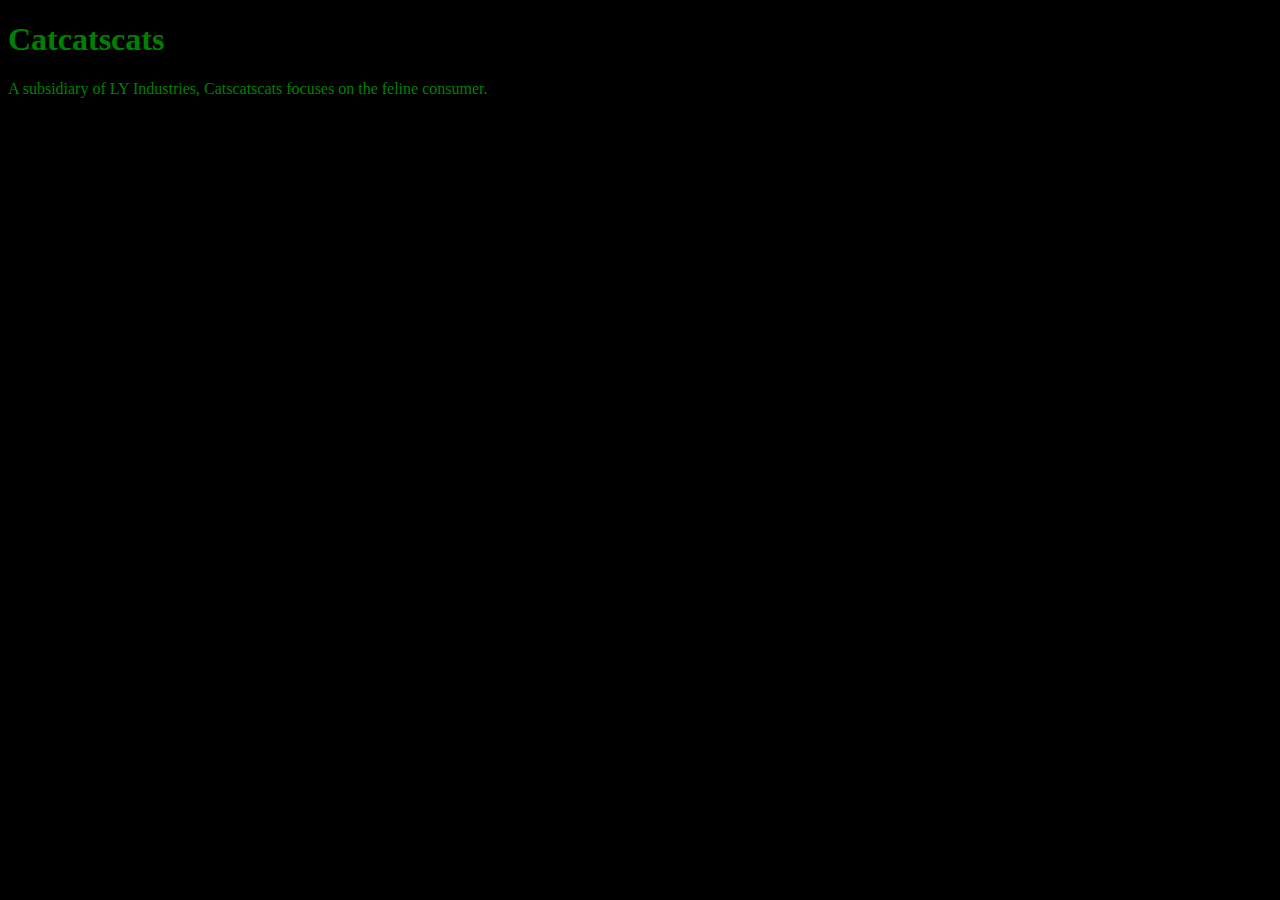
<file: unit_1/index.html>
<!DOCTYPE html>
<html>
<head>
	<link rel="stylesheet" type="text/css" href="CSS/style.css">
	<title>Catcatscats</title>
</head>
<body>
	<h1>Catcatscats</h1>

	<p>A subsidiary of LY Industries, Catscatscats focuses on the feline consumer.</p>


</body>
</html>
</file>
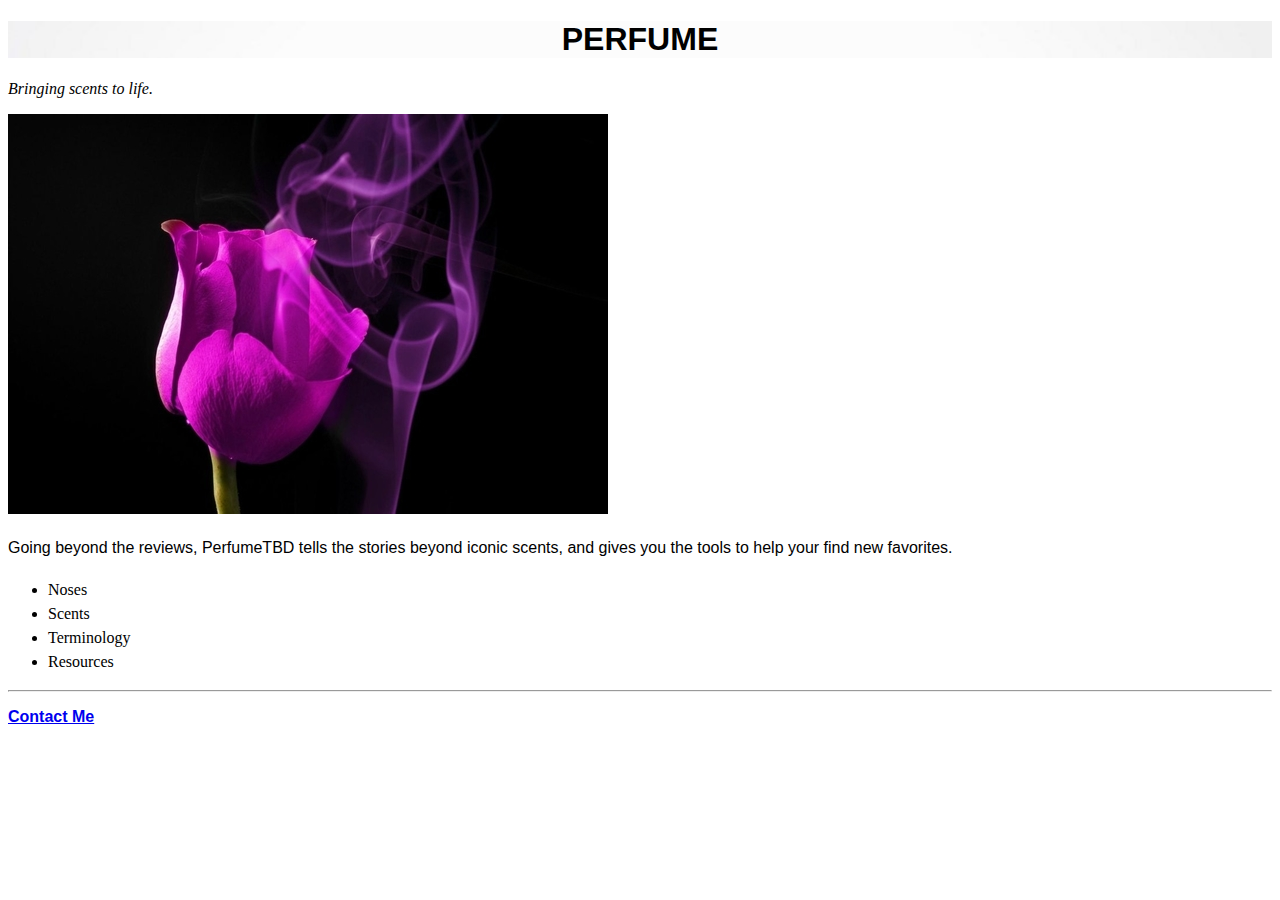
<file: unit_3/index.html>
<!DOCTYPE html>
<html>
<head>
	<link rel="stylesheet" type="text/css" href="css/style.css">
	<title>Perfume</title>
</head>
<body>
	<h1>PERFUME</h1>
	<p id="slogan">Bringing scents to life.</p>
	<img src="images/flower-header.jpg">

	<h4><p>Going beyond the reviews, PerfumeTBD tells the stories beyond iconic scents, and gives you the tools to help your find new favorites.</p></h4>

	<ul>
		<li>Noses</li>
		<li>Scents</li>
		<li>Terminology</li>
		<li>Resources</li>
		</ul>

	<hr>

	<p id="contact"><a href="mailto:lizyun12@gmail.com">Contact Me</a></p>


</body>
</html>
</file>
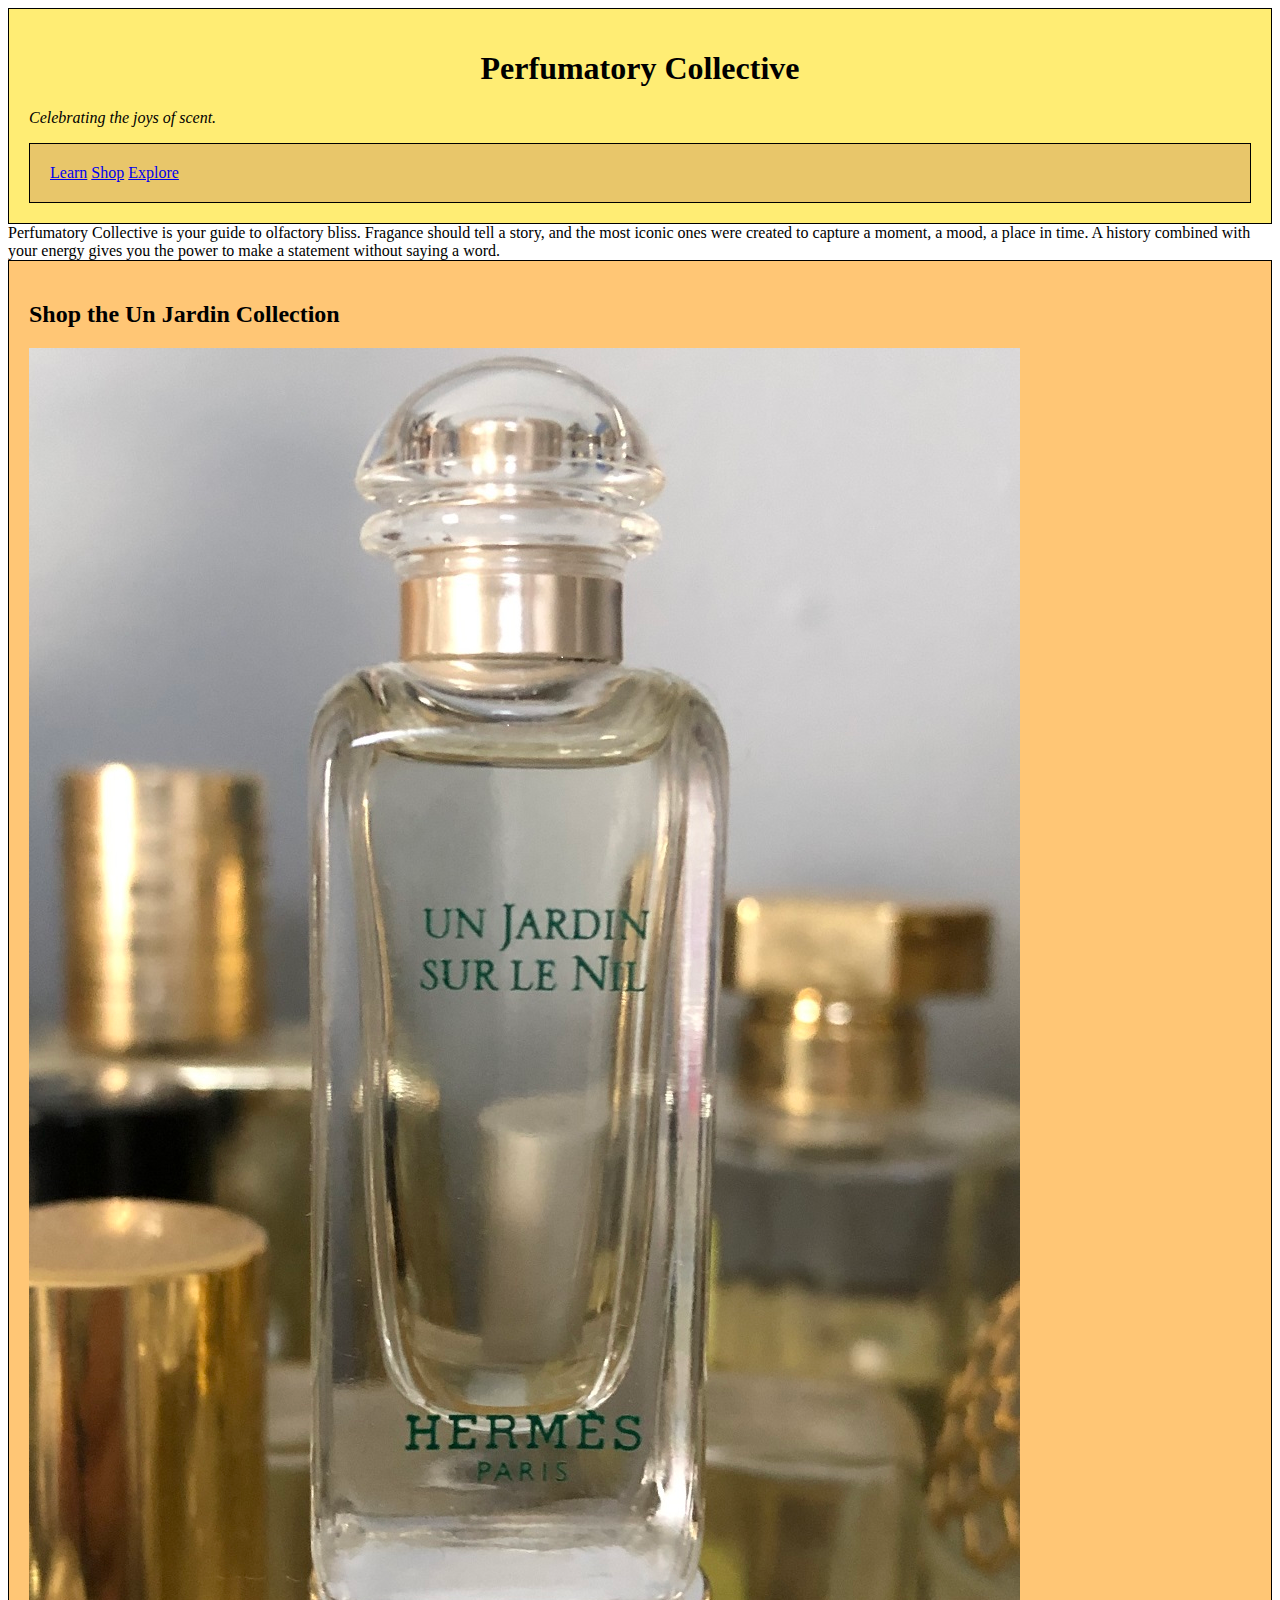
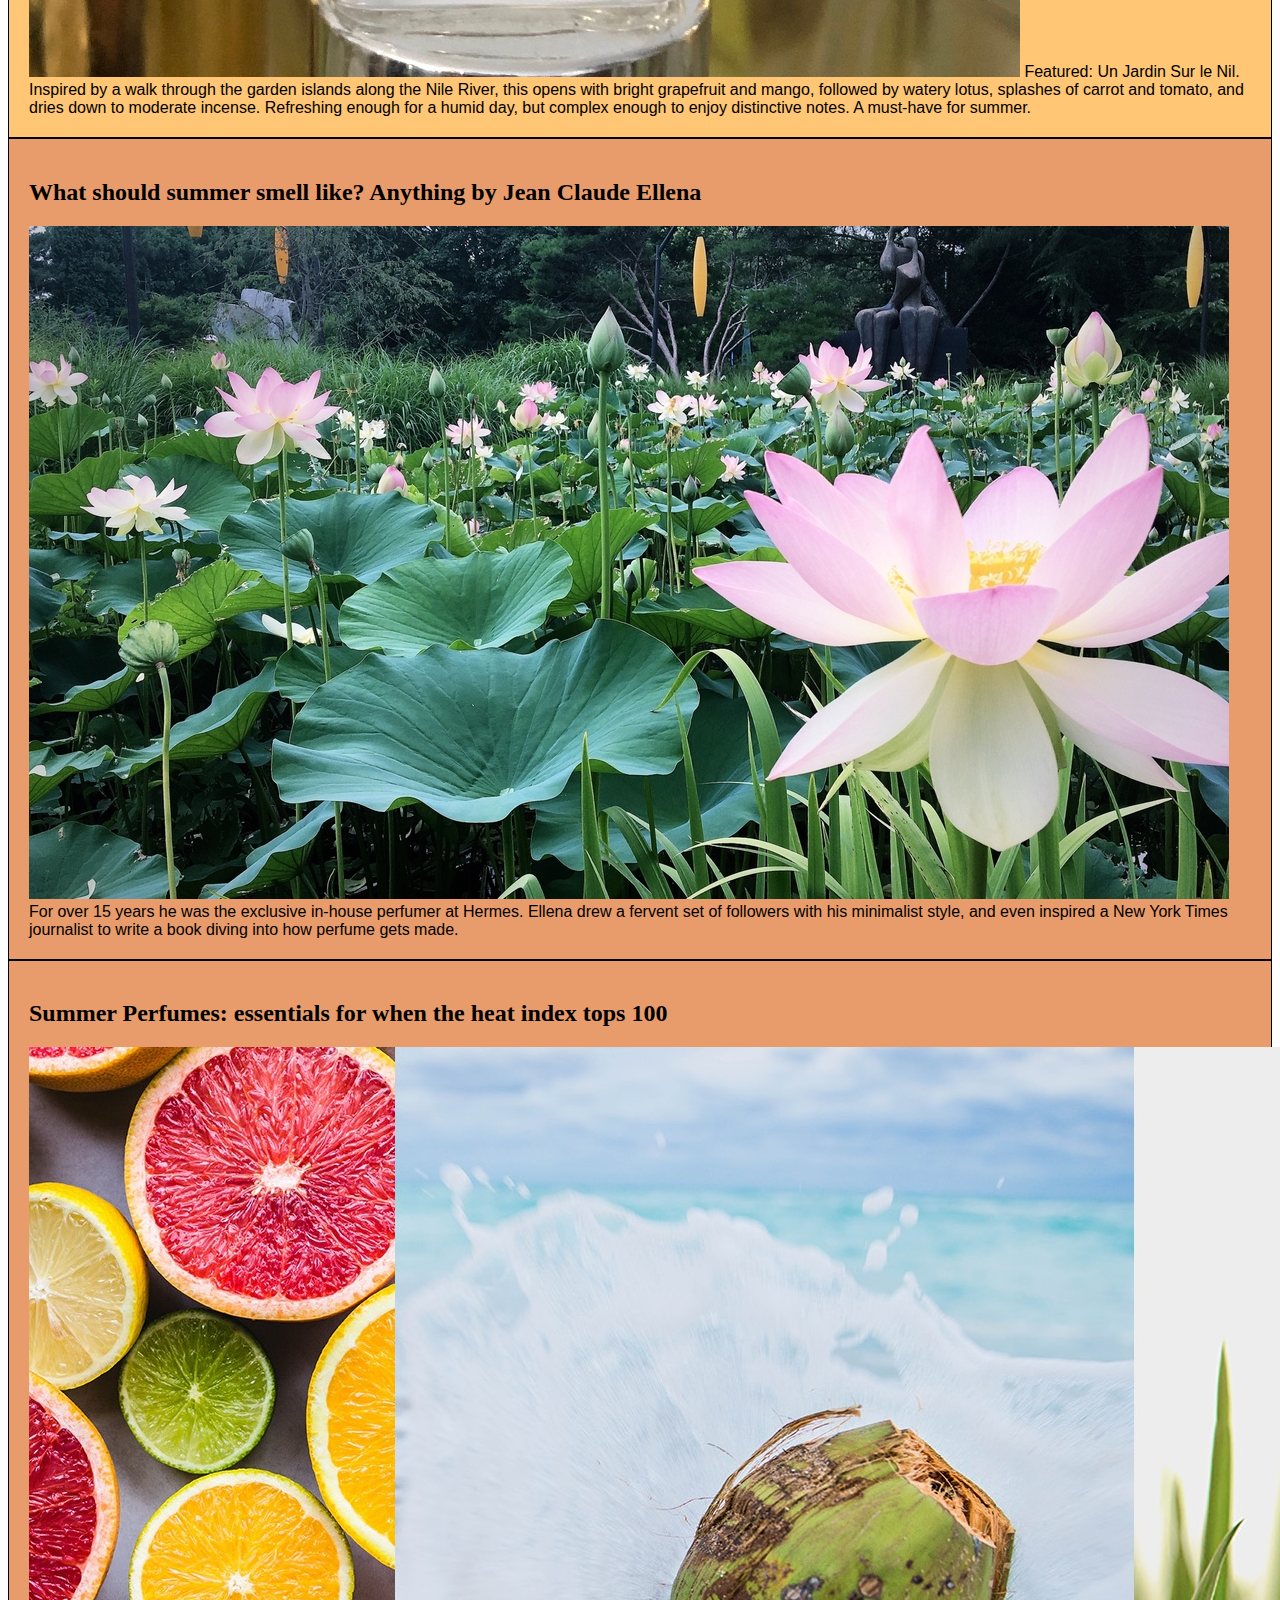
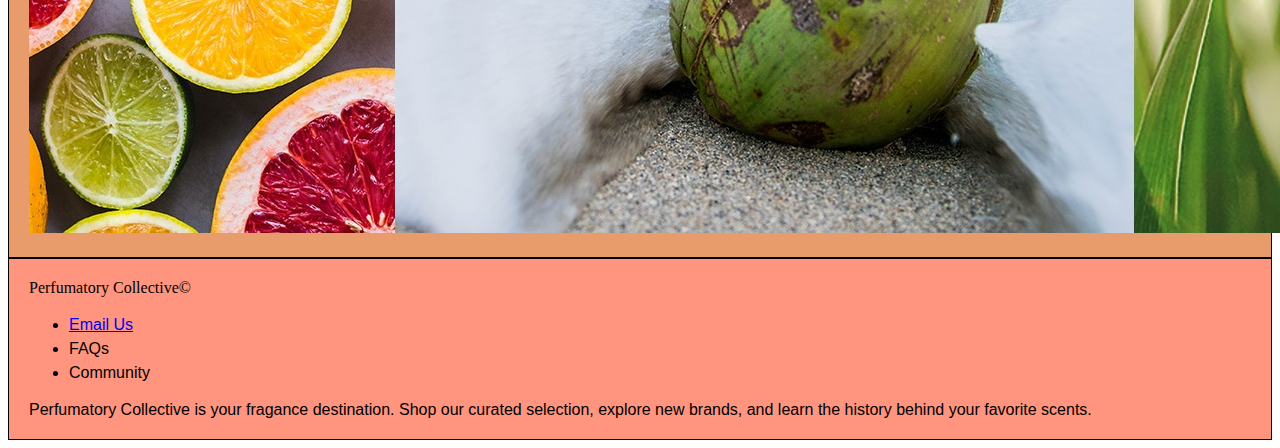
<file: unit_5/index.html>
<!DOCTYPE html>
<html>
<head>
	<link rel="stylesheet" type="text/css" href="css/style.css">
	<title>Perfume site Perfumatory Collective</title>
</head>

<body>

	<header>
		<h1>Perfumatory Collective</h1>
		<p id="slogan">Celebrating the joys of scent.</p>

		<nav>
			<a class="navlink" href="#">Learn</a>
			<a class="navlink" href="#">Shop</a>
			<a class="navlink" href="#">Explore</a>
		</nav>

	</header>

	<main>
		
		<section id="intro">
			Perfumatory Collective is your guide to olfactory bliss. Fragance should tell a story, and the most iconic ones were created to capture a moment, a mood, a place in time. A history combined with your energy gives you the power to make a statement without saying a word.
		</section>

		<div class="shop">
			<h2>Shop the Un Jardin Collection</h2>
			<img src="images/IMG_0358.jpg" alt="Photo of Sur Le Nil Perfume Bottle" title="Un Jardin Sur le Nil">
			Featured: Un Jardin Sur le Nil. Inspired by a walk through the garden islands along the Nile River, this opens with bright grapefruit and mango, followed by watery lotus, splashes of carrot and tomato, and dries down to moderate incense. Refreshing enough for a humid day, but complex enough to enjoy distinctive notes. A must-have for summer.
		</div>

		<article>
			<h2>What should summer smell like? Anything by Jean Claude Ellena</h2>
			<img src="images/lotus.jpg" alt="Photo of Lotus Garden" title="Lotus Garden">
			For over 15 years he was the exclusive in-house perfumer at Hermes. Ellena drew a fervent set of followers with his minimalist style, and even inspired a New York Times journalist to write a book diving into how perfume gets made.
		</article>

		<article>
			<h2>Summer Perfumes: essentials for when the heat index tops 100</h2>
			<img src="images/summer-scents.jpg" alt="Photo of citrus, grass, and coconut" title="Summer Scents Collage"
			Pack up the gourmands and heady florals, the best summer fragrances have notes of crisp citrus, verdant herbs, or tropical fruits. Whether you're having cocktails with friends, spending a day in the park, or just trying survive in an apartment without AC, we have the perfect scents to suit your mood.
		</article>

	</main>

	

	<footer>Perfumatory Collective&copy;
			<ul>
				<li><a href="mailto:lizyun12@gmail.com">Email Us</a></li>
				<!-- Social Handle<li><a href="">Follow Us</a></li> -->
				<li>FAQs</li>
				<li>Community</li>

			</ul>	

		<div id="about-us">Perfumatory Collective is your fragance destination. Shop our curated selection, explore new brands, and learn the history behind your favorite scents.
		</div>

	</footer>


</body>
</html>
</file>
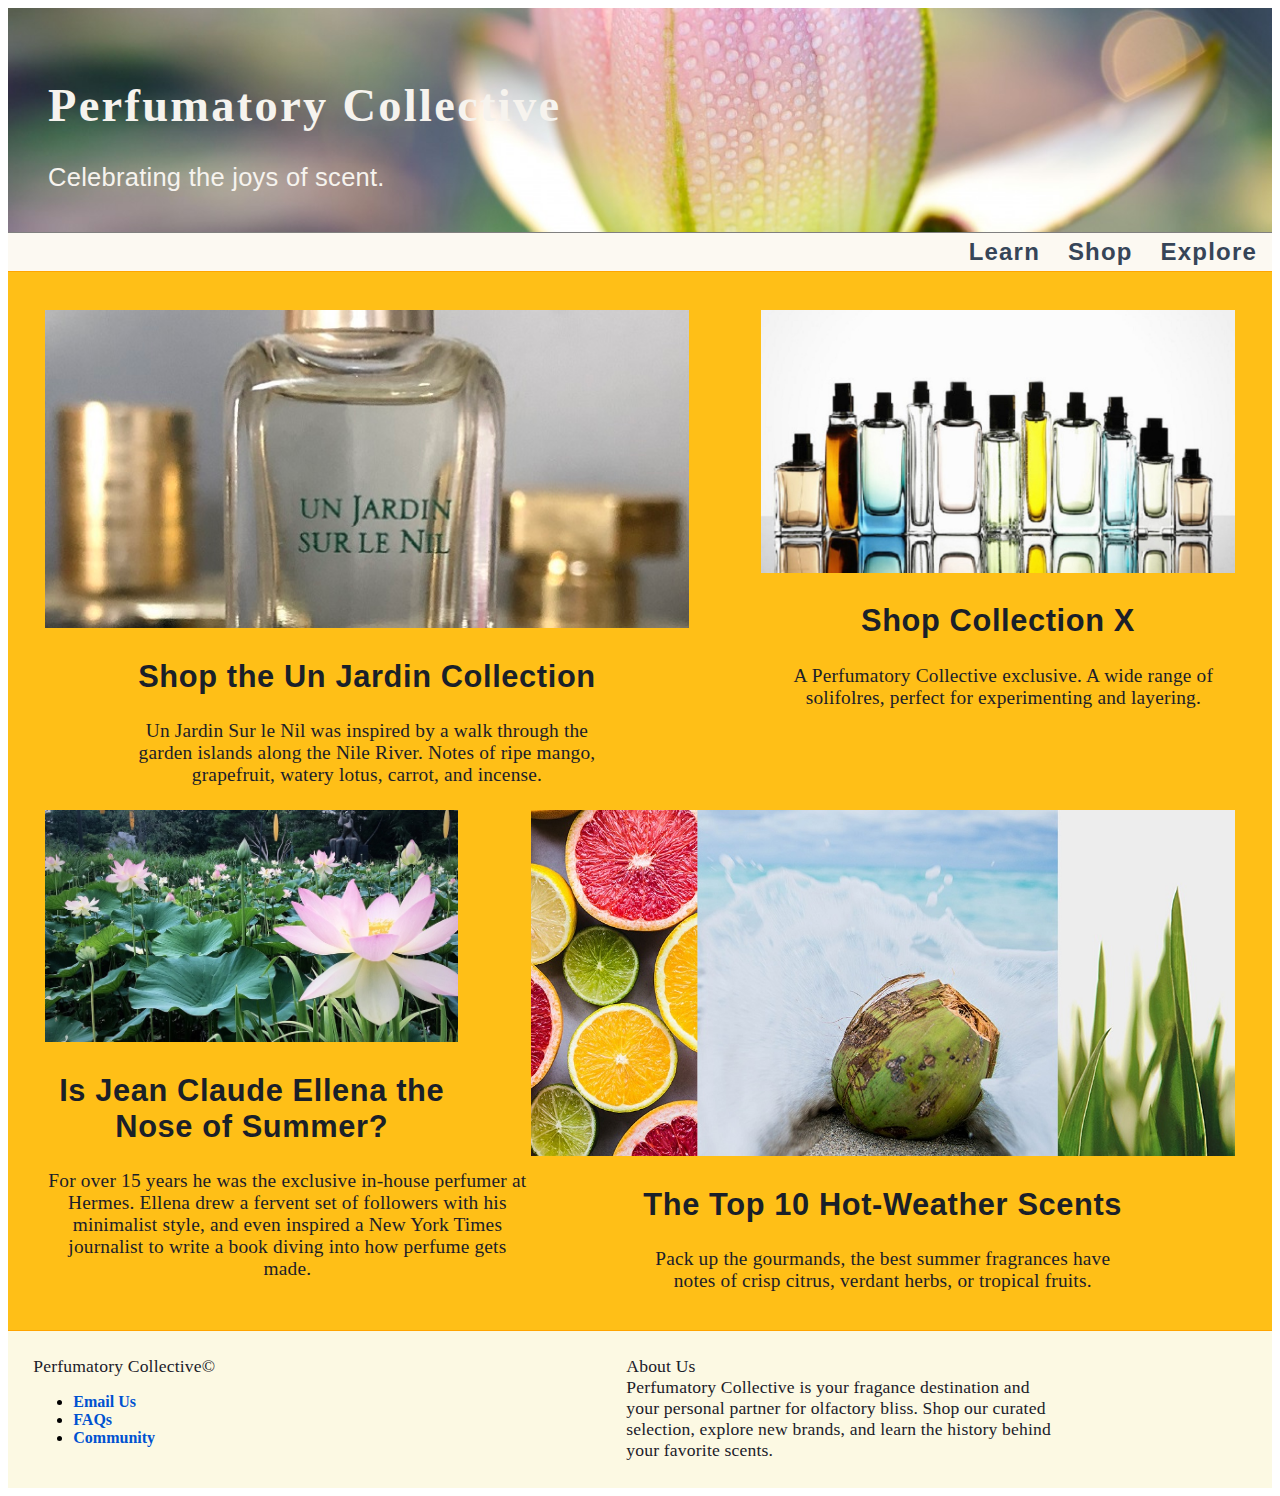
<file: unit_7/index.html>
<!DOCTYPE html>
<html>
<head>
	<link rel="stylesheet" type="text/css" href="css/style.css">
	<title>Perfume site Perfumatory Collective</title>
</head>

<body>
		<header>
			<h1>Perfumatory Collective</h1>
			<p>Celebrating the joys of scent.</p>
		</header>

		<nav>
				<a href="#">Learn</a>
				<a href="#">Shop</a>
				<a href="#">Explore</a>
		</nav>

	<main>

		<div class="clearfix sectionwrap">

			<section id="shopleft">
				<img src="images/IMG_0358-90.jpg" alt="Photo of Sur Le Nil Perfume Bottle" title="Un Jardin Sur le Nil">
				<h2>Shop the Un Jardin Collection</h2>
				<p>Un Jardin Sur le Nil was inspired by a walk through the garden islands along the Nile River. Notes of ripe mango, grapefruit, watery lotus, carrot, and incense.</p>
			</section>

			<section id="shopright">
				<img src="images/bottles.jpg" alt="Photo of perfume bottles" title="Collection X">
				<h2>Shop Collection X</h2>
				<p>A Perfumatory Collective exclusive. A wide range of solifolres, perfect for experimenting and layering.</p>
			</section>

		</div>

		<div class="clearfix sectionwrap">

			<article id="articleleft">
				<img src="images/lotus.jpg" alt="Photo of Lotus Garden" title="Lotus Garden">
				<h2>Is Jean Claude Ellena the Nose of Summer?</h2>
				<p>For over 15 years he was the exclusive in-house perfumer at Hermes. Ellena drew a fervent set of followers with his minimalist style, and even inspired a New York Times journalist to write a book diving into how perfume gets made.</p>	
			</article>

			<article id="articleright">
				<img src="images/summer-scents.jpg" alt="Photo of citrus, grass, and coconut" title="Summer Scents Collage">
				<h2>The Top 10 Hot-Weather Scents</h2>
				<p>Pack up the gourmands, the best summer fragrances have notes of crisp citrus, verdant herbs, or tropical fruits.</p>
			</article>
		</div>	

	</main>

	

	<footer class="clearfix">
		<div id="leftfooter">
		<p>Perfumatory Collective&copy;</p>
		<ul>
			<li><a href="mailto:lizyun12@gmail.com">Email Us</a></li>
			<li><a href="#">FAQs</a></li>
			<li><a href="#">Community</a></li>
		</ul>	

		</div>
		

		<div id="rightfooter">
			<p>About Us</p>
			<p>Perfumatory Collective is your fragance destination and your personal partner for olfactory bliss. Shop our curated selection, explore new brands, and learn the history behind your favorite scents.</p>
		</div>

	</footer>


</body>
</html>
</file>
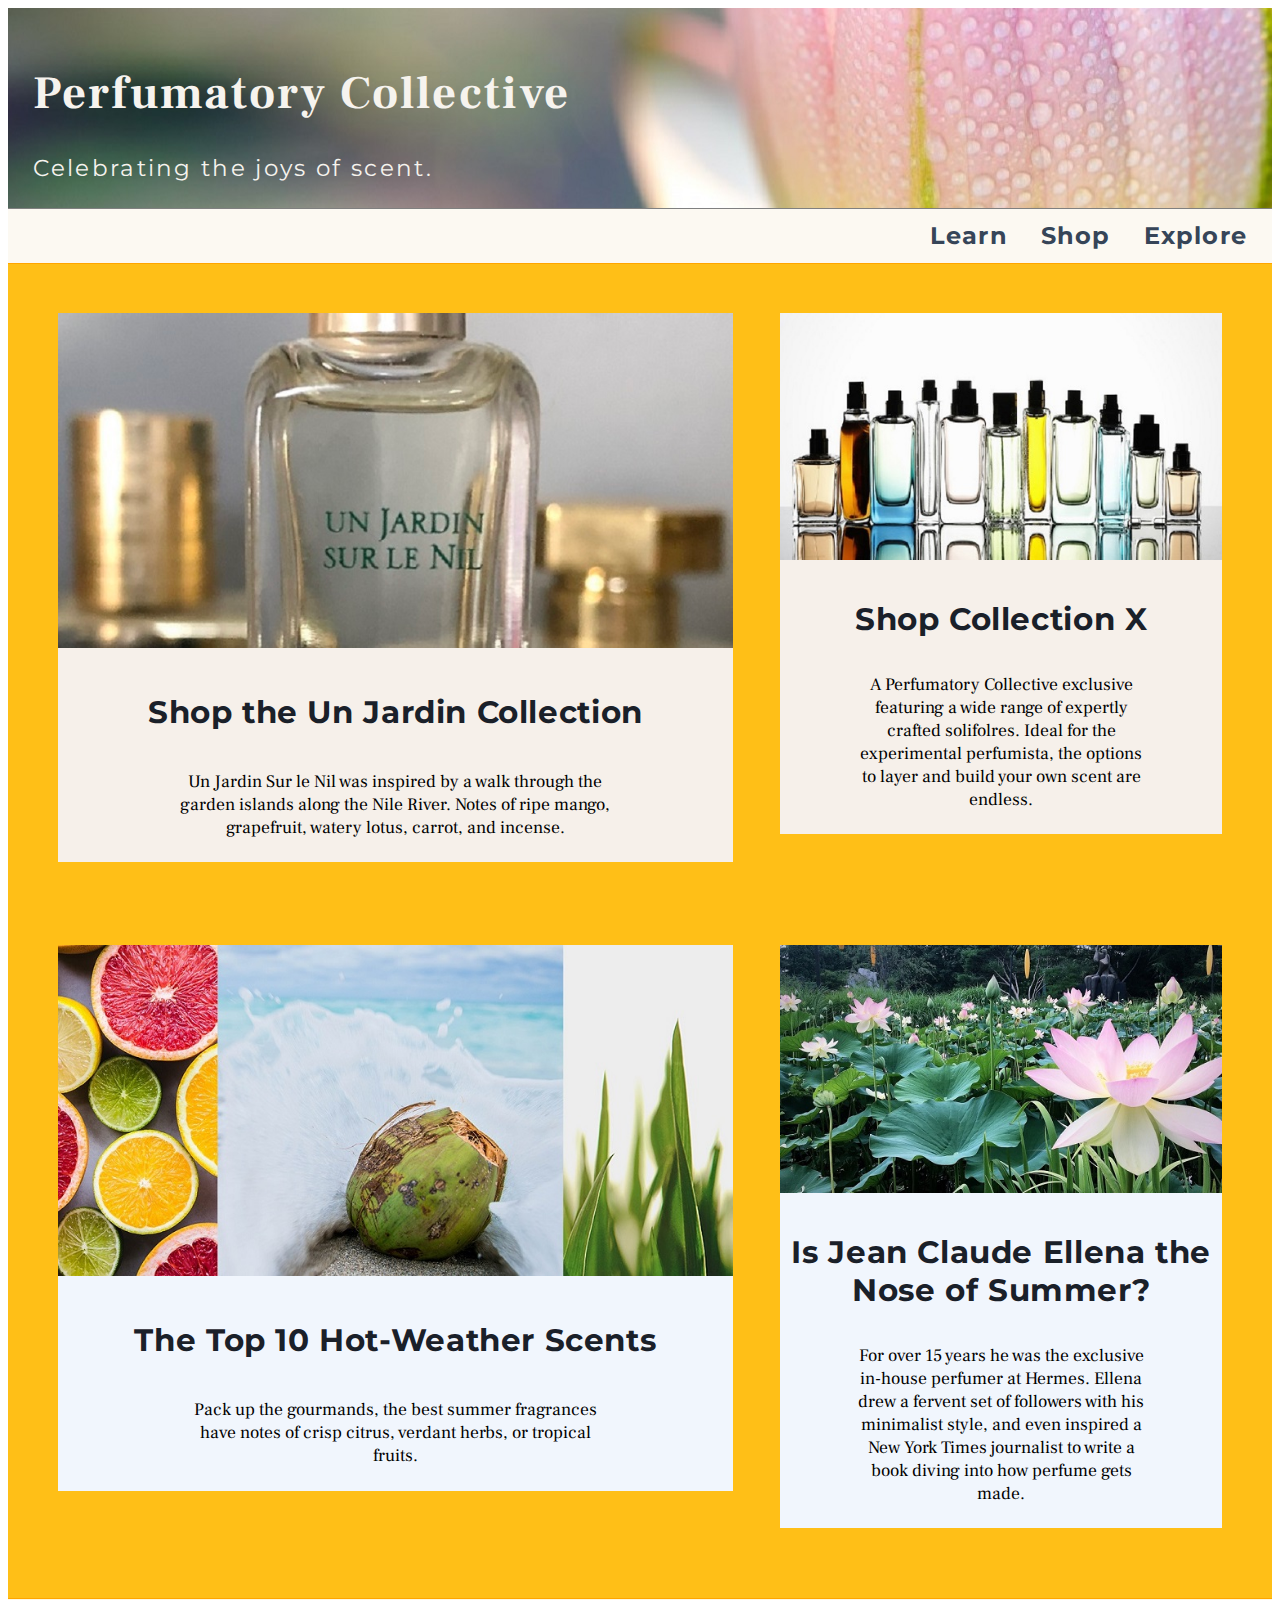
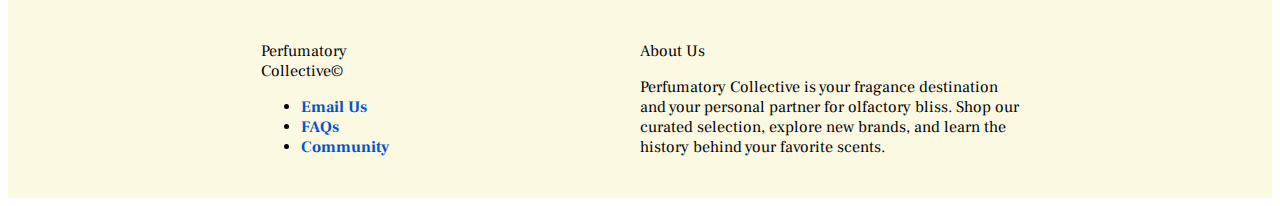
<file: unit_8/index.html>
<!DOCTYPE html>
<html>
<head>
	<link rel="stylesheet" type="text/css" href="css/style.css">
	<meta name="viewport" content="width=device-width, initial-scale=1">
	<style>@import url('https://fonts.googleapis.com/css2?family=Frank+Ruhl+Libre&family=Montserrat:wght@500&display=swap');
	</style>
	<title>Perfume site Perfumatory Collective</title>
</head>

<body>
		<header>
			<h1>Perfumatory Collective</h1>
			<p>Celebrating the joys of scent.</p>
		</header>

		<div id="lander">
		<label for="toggle">Menu</label>
		<input type="checkbox" id="toggle">
		<nav>
				<a href="#">Learn</a>
				<a href="#">Shop</a>
				<a href="#">Explore</a>
		</nav>

	<main>

		<div class="clearfix sectionwrap">

			<section class="large">
				<img src="images/IMG_0358-90.jpg" alt="Photo of Sur Le Nil Perfume Bottle" title="Un Jardin Sur le Nil">
				<h2>Shop the Un Jardin Collection</h2>
				<p>Un Jardin Sur le Nil was inspired by a walk through the garden islands along the Nile River. Notes of ripe mango, grapefruit, watery lotus, carrot, and incense.</p>
			</section>

			<section class="small">
				<img src="images/bottles.jpg" alt="Photo of perfume bottles" title="Collection X">
				<h2>Shop Collection X</h2>
				<p>A Perfumatory Collective exclusive featuring a wide range of expertly crafted solifolres. Ideal for the experimental perfumista, the options to layer and build your own scent are endless.</p>
			</section>

		</div>

		<div class="clearfix sectionwrap">

			<article class="large">
				<img src="images/summer-scents.jpg" alt="Photo of citrus, grass, and coconut" title="Summer Scents Collage">
				<h2>The Top 10 Hot-Weather Scents</h2>
				<p>Pack up the gourmands, the best summer fragrances have notes of crisp citrus, verdant herbs, or tropical fruits.</p>
			</article>

			<article class="small">
				<img src="images/lotus.jpg" alt="Photo of Lotus Garden" title="Lotus Garden">
				<h2>Is Jean Claude Ellena the Nose of Summer?</h2>
				<p>For over 15 years he was the exclusive in-house perfumer at Hermes. Ellena drew a fervent set of followers with his minimalist style, and even inspired a New York Times journalist to write a book diving into how perfume gets made.</p>	
			</article>

			
		</div>	

	</main>
	

	<footer class="clearfix">
		<div id="leftfooter">
		<p>Perfumatory Collective&copy;</p>
		<ul>
			<li><a href="mailto:lizyun12@gmail.com">Email Us</a></li>
			<li><a href="#">FAQs</a></li>
			<li><a href="#">Community</a></li>
		</ul>	

		</div>
		

		<div id="rightfooter">
			<p>About Us</p>
			<p>Perfumatory Collective is your fragance destination and your personal partner for olfactory bliss. Shop our curated selection, explore new brands, and learn the history behind your favorite scents.</p>
		</div>

	</footer>


</body>
</html>
</file>
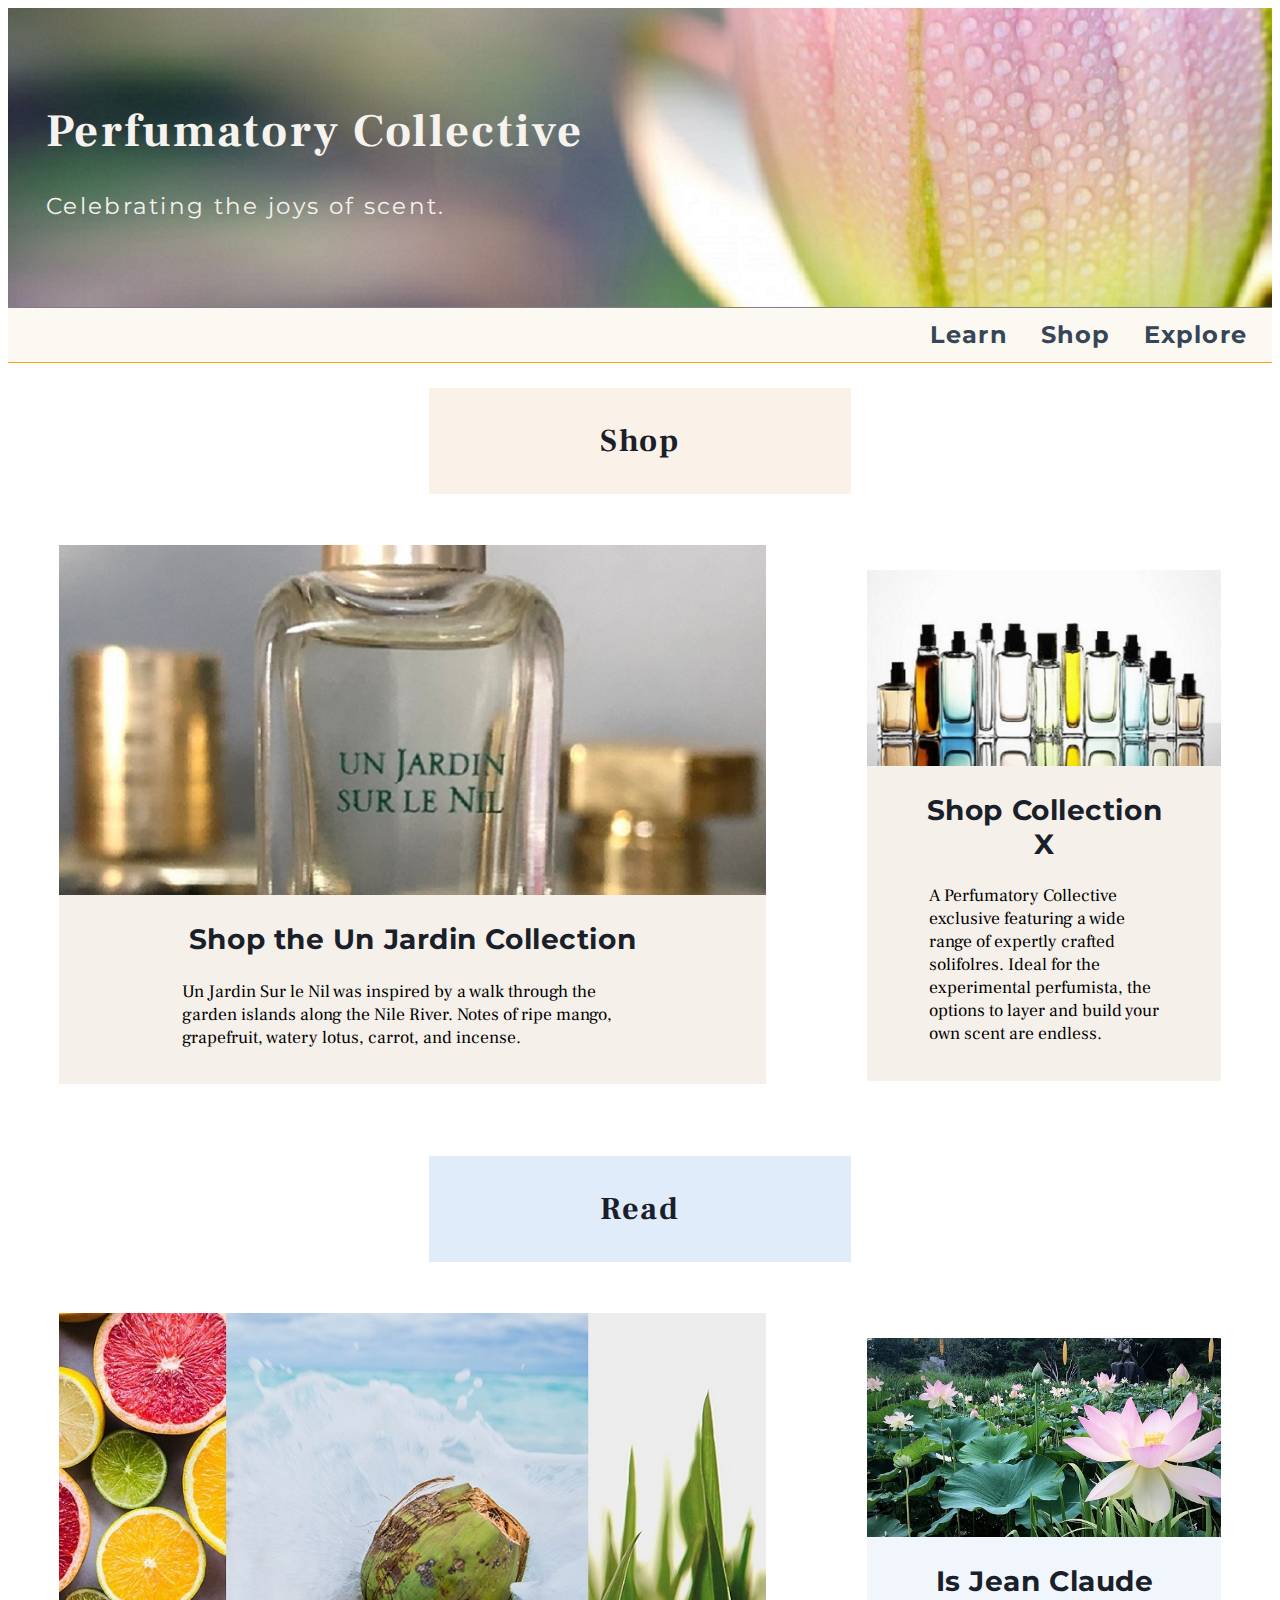
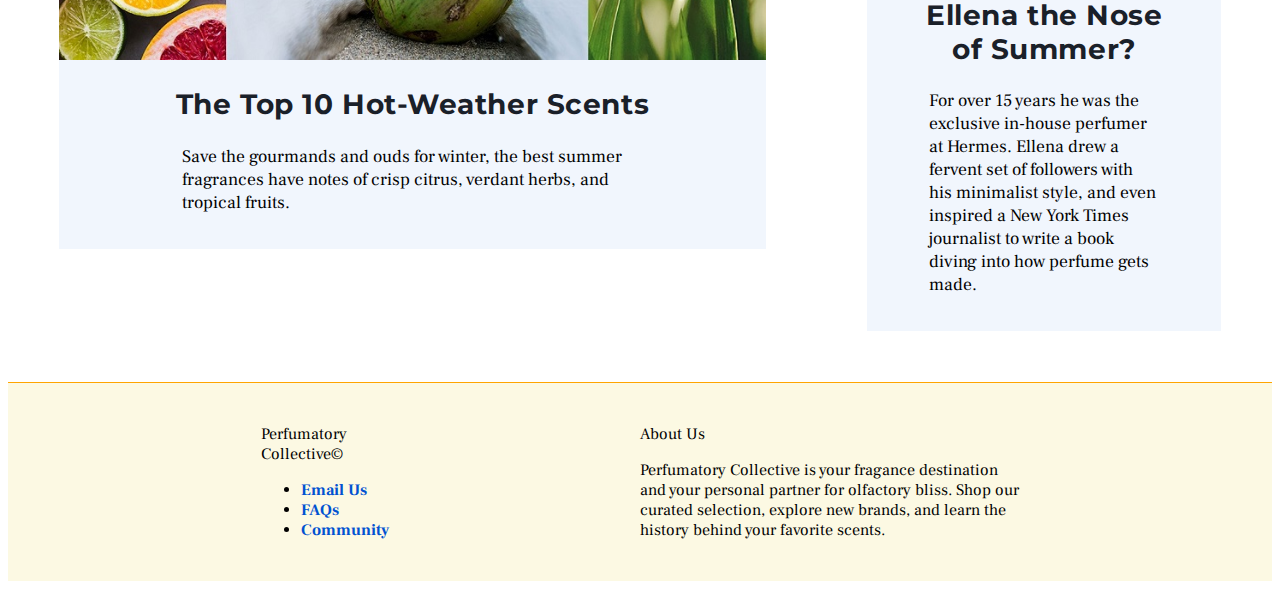
<file: unit_9/index.html>
<!DOCTYPE html>
<html>
<head>
	<link rel="stylesheet" type="text/css" href="css/style.css">
	<meta name="viewport" content="width=device-width, initial-scale=1">
	<style>@import url('https://fonts.googleapis.com/css2?family=Frank+Ruhl+Libre&family=Montserrat:wght@500&display=swap');
	</style>
	<title>Perfume site Perfumatory Collective</title>
</head>

<body>
		<header>
			<h1>Perfumatory Collective</h1>
			<p>Celebrating the joys of scent.</p>
		</header>

		<nav>
				<a href="#">Learn</a>
				<a href="#">Shop</a>
				<a href="#">Explore</a>
		</nav>

	<main>

		<div class="clearfix sectionwrap">

			<h2 id="shop">Shop</h2>	

			<section class="large">
				<img src="images/IMG_0358-90.jpg" alt="Photo of Sur Le Nil Perfume Bottle" title="Un Jardin Sur le Nil">
				<h2>Shop the Un Jardin Collection</h2>
				<p>Un Jardin Sur le Nil was inspired by a walk through the garden islands along the Nile River. Notes of ripe mango, grapefruit, watery lotus, carrot, and incense.</p>
			</section>

			<section class="small">
				<img src="images/bottles.jpg" alt="Photo of perfume bottles" title="Collection X">
				<h2>Shop Collection X</h2>
				<p>A Perfumatory Collective exclusive featuring a wide range of expertly crafted solifolres. Ideal for the experimental perfumista, the options to layer and build your own scent are endless.</p>
			</section>

		</div>


		<div class="clearfix sectionwrap">

			<h2 id="read">Read</h2>

			<article class="large">
				<img src="images/summer-scents.jpg" alt="Photo of citrus, grass, and coconut" title="Summer Scents Collage">
				<h2>The Top 10 Hot-Weather Scents</h2>
				<p>Save the gourmands and ouds for winter, the best summer fragrances have notes of crisp citrus, verdant herbs, and tropical fruits.</p>
			</article>

			<article class="small">
				<img src="images/lotus.jpg" alt="Photo of Lotus Garden" title="Lotus Garden">
				<h2>Is Jean Claude Ellena the Nose of Summer?</h2>
				<p>For over 15 years he was the exclusive in-house perfumer at Hermes. Ellena drew a fervent set of followers with his minimalist style, and even inspired a New York Times journalist to write a book diving into how perfume gets made.</p>	
			</article>

			
		</div>	

	</main>
	

	<footer class="clearfix">
		<div id="leftfooter">
		<p>Perfumatory Collective&copy;</p>
		<ul>
			<li><a href="mailto:lizyun12@gmail.com">Email Us</a></li>
			<li><a href="#">FAQs</a></li>
			<li><a href="#">Community</a></li>
		</ul>	

		</div>
		

		<div id="rightfooter">
			<p>About Us</p>
			<p>Perfumatory Collective is your fragance destination and your personal partner for olfactory bliss. Shop our curated selection, explore new brands, and learn the history behind your favorite scents.</p>
		</div>

	</footer>


</body>
</html>
</file>
<file: unit_1/CSS/style.css>
body {
	background-color: black
}

h1, p {
	color: green;
}
</file>
<file: unit_3/css/style.css>
body{



}

h1{ background: url("../images/bottles.jpg");
background-repeat:no-repeat;
background-size: cover;
font-family: 'Josefin Sans', sans-serif;
font-weight: 600;

	text-align: center;
	color: #000000
	
	
	
}

h4{font-family: 'Josefin Sans', sans-serif;
font-weight: 500;

}

img{

}

p{

}
#slogan{
font-family: 'Frank Ruhl Libre', serif;
font-style: italic;
	

	

}

ul{
font-family: 'Frank Ruhl Libre', serif;
font-weight: 100;
line-height: 1.5em;

}
li{

}

#contact{font-family: 'Josefin Sans', sans-serif;
	font-weight: bold;
		}
</file>
<file: unit_5/css/style.css>
body{

}

header{
	background-color:#FFED74;
    border: 1px black solid;
    font-family: 'Frank Ruhl Libre', serif;
    padding: 20px;
}

	h1{
		color: #000000;
		font-weight: 700;
		text-align: center;
	
	}	

	nav{
		background-color:#E8C66A;
		border: 1px black solid;
		padding: 20px;

	}


article{
	background-color: #E89C6C;
	border: 1px black solid;
	font-family: 'Josefin Sans', sans-serif;
	padding: 20px;

}

	h2{
	font-family: 'Frank Ruhl Libre', serif;
	}

footer{
	background-color: #FF957E;
	border: 1px black solid;
	padding: 20px;
}


ul{
	font-family: 'Josefin Sans', sans-serif;
	font-weight: 100;
	line-height: 1.5em;

}

.shop{
	background-color:#FFC675;
	border:1px black solid;
	font-family: 'Josefin Sans', sans-serif;
	padding: 20px;

}

#about-us{
	font-family: 'Josefin Sans', sans-serif;

}


#slogan{
	font-family: 'Frank Ruhl Libre', serif;
	font-style: italic;
}
</file>
<file: unit_7/css/style.css>
body{

}



header{
	background: url("../images/header-flower.jpg");
	background-repeat:no-repeat;
	background-size: cover;
	color: #f6f3ee;
    font-family: 'Frank Ruhl Libre', serif;
    font-size: 1.45em;
    letter-spacing: .1em;
    padding: 40px;
}
	
	header p{
		color: #f6f3ee;
		font-family: 'Montserrat',sans-serif;
		margin: 0;
	}

nav{
	background-color:#fcf9f2;
	border-top: 1px solid grey;
	border-bottom: 1px solid orange;
	font-family: 'Montserrat',sans-serif;
	font-size: 1.5em;
	font-weight: bold;
	letter-spacing: .05em;
	text-align: right;
	padding: 5px;
}

	nav a{
		color: #364558;
		text-decoration: none;
		padding: 10px;	

	}

	a:hover{
	background-color: #b8baba;
	}

h2{
	color: #1a2029;
	font-family: 'Montserrat', sans-serif;
	font-size: 1.75em;
	letter-spacing: .02em;
	text-align: left;
}


main{
	background-color: #ffbf17;
	border-bottom: 1px solid orange;
	padding: 2%;
	text-align: center;
}
		main img{
			width:100%;
		}

		main h2{
			text-align: center;
		}


p{
	color:#1a2029;
	font-size: 1.1em;
	letter-spacing: .01em;
	width: 25em;
	margin: auto;

}

footer{
	background-color:#fcf9e3;
	font-family: 'Frank Ruhl Libre', serif;
	padding: 2%;
}


	footer a{
		color: #0052d1;
		font-weight: bold;
		text-decoration: none;
	}


.sectionwrap{
	font-family: 'Frank Ruhl Libre', serif;
	font-size: 1.1em;
	margin: auto;
}

#shopleft{
	float: left;
	width: 53%;
	padding: 1%;
}


#shopright{
	float: right;
	width: 39%;
	padding: 1%;
	
}

#articleleft{
	float:left;
	width: 34%;
	padding: 1%;

}

#articleright{
	float:right;
	width: 58%;
	padding: 1%;
	
}


#leftfooter{
    float: left;
    width: 30%;
   margin: auto;
}

#rightfooter {
    float: right;
    width: 66%;
   margin: auto;
}


.clearfix:after{
    visibility: hidden;
    display: block;
    font-size: 0;
    content: " ";
    clear: both;
    height: 0;
}
</file>
<file: unit_8/css/style.css>
header{
	background: url("../images/header-flower.jpg");
	background-repeat: no-repeat;
	background-size: cover;
	color: #f6f3ee;
    font-family: 'Frank Ruhl Libre', serif;
    font-size: 1.45em;
    letter-spacing: .1em;
    padding: 2%;
}
	
	header p{
		color: #f6f3ee;
		font-family: 'Montserrat', sans-serif;
		margin: 0;
	}

nav{
	background-color:#fcf9f2;
	border-top: 1px solid grey;
	border-bottom: 1px solid orange;
	font-family: 'Montserrat', sans-serif;
	font-size: 1.5em;
	font-weight: bold;
	letter-spacing: .05em;
	text-align: right;
	padding: 1%;
	
}

	nav a{
		color: #364558;
		margin: 1%;
		text-decoration: none;	
	}

	a:hover{
	background-color: #b8baba;
	}

label{
	background-color:#fcf9f2;
	color: #364558;
	font-family: 'Montserrat', sans-serif;
	font-size: 1.5em;
	font-weight: bold;
	letter-spacing: .05em;
	text-align: right;
	display: none;
}

h2{
	color: #1a2029;
	font-family: 'Montserrat', sans-serif;
	font-size: 1.75em;
	letter-spacing: .02em;
	text-align: left;
	padding: 1%;
}


main{
	background-color: #ffbf17;
	border-bottom: 1px solid orange;
	padding: 2%;
	text-align: center;
}
		main img{
			width: 100%;
		}

		main h2{
			text-align: center;
			padding: 2%;
		}

section{
	background-color: #f6f0ea;

}

article{
	background-color: #f1f6fd;
}


footer{
	background-color:#fcf9e3;
	font-family: 'Frank Ruhl Libre', serif;
	padding: 2% 20%;
}


	footer a{
		color: #0052d1;
		font-weight: bold;
		text-decoration: none;
	}

.sectionwrap{
	font-family: 'Frank Ruhl Libre', serif;
	font-size: 1.1em;
	margin: 2%;
	

}
	.sectionwrap p{
		width: 65%;
		margin: auto;
		text-align: center;
	}

	.large{ 
		float: left;
		width: 58%;
		padding-bottom: 2%;
		margin-bottom: 5%;

	}

	.small{
		float: right;
		width: 38%;
		padding-bottom: 2%;
	}


#leftfooter{
    float: left;
    width: 15%;
  
}

#rightfooter {
    float: right;
    width: 50%;
}

#toggle{
	display: none;
}


.clearfix:after{
    visibility: hidden;
    display: block;
    font-size: 0;
    content: " ";
    clear: both;
    height: 0;
}

@media only screen and (max-width: 1500px) and (min-width: 500px) {
	header{
		background: url("../images/header-flower2.jpg");
		background-size: auto;
	}
}

@media only screen and (max-width: 800px) {

	.large{
		float: none;
		width: 100%;
	}

	.small{
		float: none;
		width: 100%;
	}

	footer{

	}
}

@media only screen and (max-width: 580px)	{
	header{
		background-size: cover;
	}

	label{
		display: block;

	}

	nav{
		display: none;
	}

	

	header p{
		display: none;
	}

	footer{
		padding: 3% 10%;
	}

	.sectionwrap p{
		width: 90%;
		padding: 5%;
	}

	#toggle:checked + nav{
		display: block;
	}

	#rightfooter{
		float: none;
		width: 90%;
	}

	#leftfooter{
		float: none;
		width: 90%;
	}
}
</file>
<file: unit_9/css/style.css>
header{
	background: url("../images/header-flower.jpg");
	background-repeat: no-repeat;
	background-size: cover;
	color: #f6f3ee;
    font-family: 'Frank Ruhl Libre', serif;
    font-size: 1.45em;
    letter-spacing: .1em;
    padding: 5% 3%;
}
	
	header p{
		color: #f6f3ee;
		font-family: 'Montserrat', sans-serif;
	}

nav{
	background-color:#fcf9f2;
	border-top: 1px solid grey;
	border-bottom: 1px solid orange;
	font-family: 'Montserrat', sans-serif;
	font-size: 1.5em;
	font-weight: bold;
	letter-spacing: .05em;
	text-align: right;
	padding: 1%;
	
}

	nav a{
		color: #364558;
		margin: 1%;
		text-decoration: none;	
	}

	a:hover{
	background-color: #b8baba;
	}

h2{
	color: #1a2029;
	font-family: 'Montserrat', sans-serif;
	font-size: 1.75em;
	letter-spacing: .02em;
	padding: 0 1.75em;
	text-align: center;
}


main{
	border-bottom: 1px solid orange;
	}
		main img{
			width: 100%;
		}

section{
	background-color: #f6f0ea;

}

article{
	background-color: #f1f6fd;
}


footer{
	background-color:#fcf9e3;
	font-family: 'Frank Ruhl Libre', serif;
	padding: 2% 20%;
}

	footer a{
		color: #0052d1;
		font-weight: bold;
		text-decoration: none;
	}

.sectionwrap p{
	font-family: 'Frank Ruhl Libre', serif;
	font-size: 1.1em;
	margin: auto;
	padding-bottom: 2em;
	width: 65%;
}

.large{ 
	float: left;
	width: 56%;
	margin: 2% 4%;

}

.small{
	float: left;
	width: 28%;
	margin: 4%;
}

#shop{
	background-color: #faf2e8;
	font-family: 'Frank Ruhl Libre', serif;
	font-size: 2em;
	letter-spacing: .05em;
	padding: 1em;
	margin: 2% 33.333%;
}

#read{
	background-color: #e1ecfa;
	font-family: 'Frank Ruhl Libre', serif;
	font-size: 2em;
	letter-spacing: .05em;
	padding: 1em;
	margin: 2% 33.333%;
}

#leftfooter{
    float: left;
    width: 15%;
  
}

#rightfooter {
    float: right;
    width: 50%;
}

.clearfix:after{
    visibility: hidden;
    display: block;
    font-size: 0;
    content: " ";
    clear: both;
    height: 0;
}

@media only screen and (max-width: 1500px) and (min-width: 800px) {
	header{
		background: url("../images/header-flower2.jpg");
		background-size: auto;
		margin: auto;
	}
}

@media only screen and (max-width: 800px) {
	header p{
		display: none;
	}
	h1{
		display: inline-block;
		margin: 3%;
		width: 33.333%;
	}
	nav{
		margin-bottom: 5%;
	}

	.large{
		letter-spacing: 0;
		width: 100%;
		margin: 5% 0;
	}

	.small{
		letter-spacing: 0;
		width: 100%;
		margin: 5% 0;
	}

	#shop, #read{
		padding: .5em;
		margin: auto;
	}
}

@media only screen and (max-width: 580px)	{
	header{
		background-size: cover;
	}

	h1{ 
		letter-spacing: 0em;

	}

	header p{
		display: none;
	}

	nav{
		letter-spacing: 0em;
	}

	main h2{
		font-size: 1.25 em;
		padding: .5em;
	}

	main p{
		width: 95%;
		padding-bottom: 10%;
	}

	footer{
		padding: 3% 10%;
	}

	.large{
		width: 96%;
		margin: 3% 2%;
	}

	.small{
		width: 96%;
		margin: 3% 2%;
	}

	#shop, #read{
		background-color: #FFF;
		font-size: 1.75em;
		text-align: center;
		margin: auto;
	}

	#rightfooter{
		float: none;
		width: 90%;
	}

	#leftfooter{
		float: none;
		width: 90%;
	}
}
</file>
